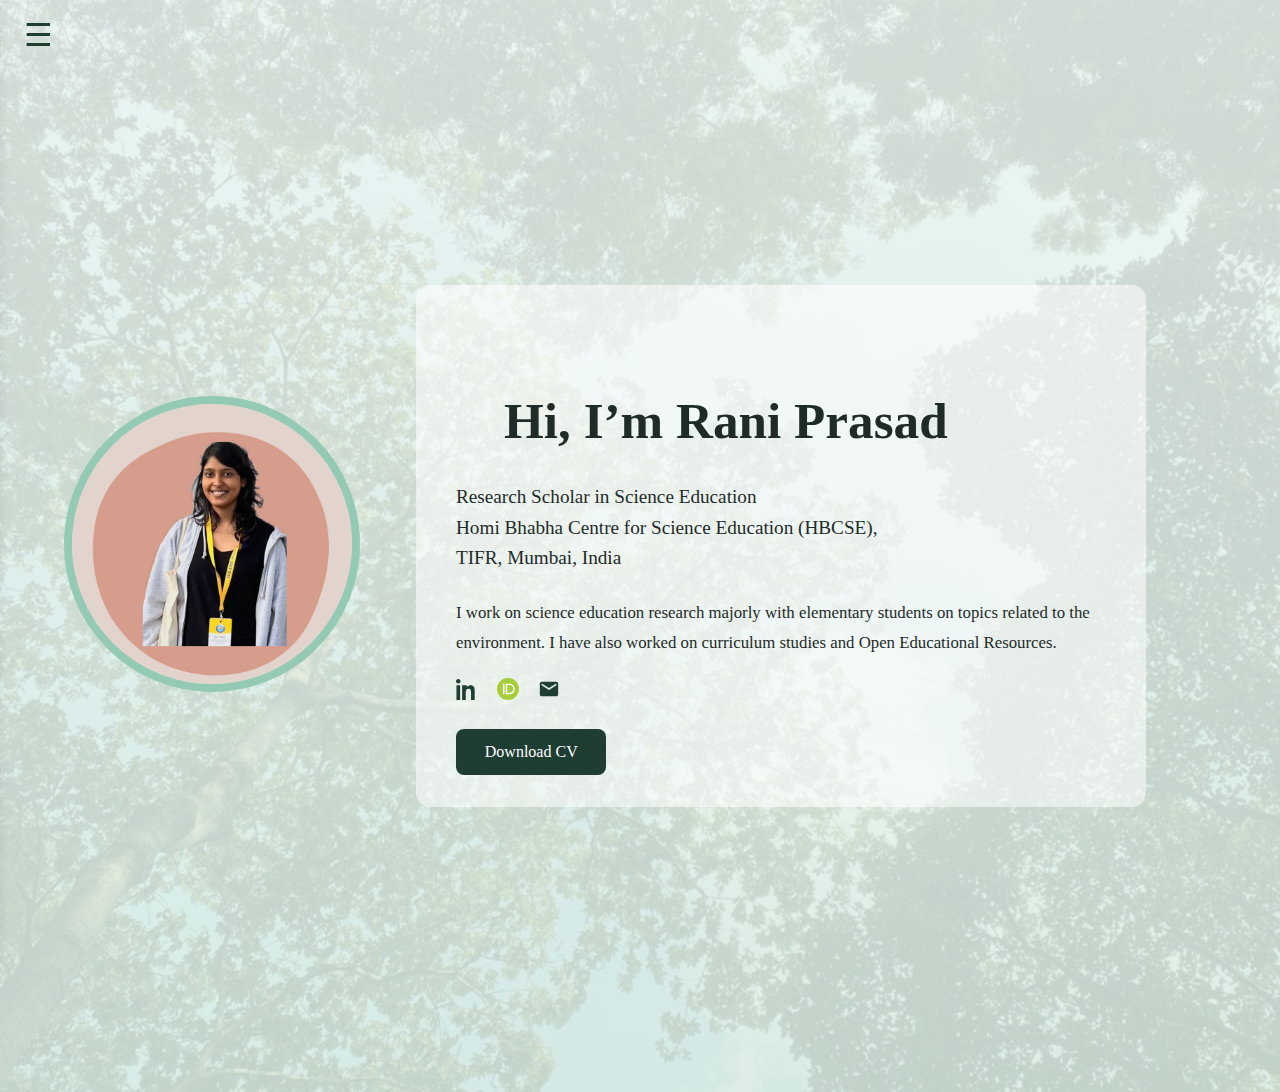
<file: index.html>
<!DOCTYPE html>
<html lang="en">
<head>
  <meta charset="UTF-8">
  <title>Rani Prasad | Science Education Researcher</title>
  <link rel="stylesheet" href="style.css">
</head>
<body>

<!-- Hamburger -->
<div class="hamburger" onclick="toggleMenu()">☰</div>

<!-- Sidebar -->
<nav id="sidebar">
  <a href="index.html">Home</a>
  <a href="pages/about.html">About</a>
  <a href="pages/papers.html">Papers</a>
  <a href="pages/experience.html">Experience</a>
  <a href="pages/projects.html">Projects</a>
  <a href="pages/teaching.html">Teaching</a>
  <a href="pages/artwork.html">Artwork</a>
</nav>

<!-- Main Content -->
<section class="hero">

  <div class="hero-image">
    <img src="assets/profile.jpg" alt="Rani Prasad">
  </div>

  <div class="hero-text">
    <h1>Hi, I’m Rani Prasad</h1>

    <h2>
      Research Scholar in Science Education<br>
      Homi Bhabha Centre for Science Education (HBCSE),<br>
      TIFR, Mumbai, India
    </h2>

    <p>
      I work on science education research majorly with elementary students
      on topics related to the environment. I have also worked on curriculum
      studies and Open Educational Resources.
    </p>

    <!-- Contact Icons -->
<div class="contact-icons">

  <!-- LinkedIn -->
  <a href="https://www.linkedin.com/in/raniprasad" target="_blank" aria-label="LinkedIn">
    <svg viewBox="0 0 24 24" class="icon">
      <path d="M4.98 3.5C4.98 4.88 3.87 6 2.5 6S0 4.88 0 3.5 1.12 1 2.5 1 4.98 2.12 4.98 3.5zM.5 8h4V24h-4V8zm7.5 0h3.8v2.2h.05c.53-1 1.83-2.2 3.77-2.2 4.03 0 4.78 2.65 4.78 6.1V24h-4v-7.9c0-1.9-.03-4.35-2.65-4.35-2.66 0-3.07 2.07-3.07 4.2V24h-4V8z"/>
    </svg>
  </a>

  <!-- ORCID -->
  <a href="https://orcid.org/0009-0006-7094-1967" target="_blank" aria-label="ORCID">
    <svg class="icon" viewBox="0 0 256 256" xmlns="http://www.w3.org/2000/svg">
      <circle cx="128" cy="128" r="128" fill="#A6CE39"/>
      <path d="M86.9 66.4h-18v123.2h18V66.4zm14.7 0v123.2h39.4c42.2 0 65.1-27.4 65.1-61.6 0-34.2-22.9-61.6-65.1-61.6h-39.4zm18 16.4h21.4c31.3 0 47.4 19.3 47.4 45.2 0 25.9-16.1 45.2-47.4 45.2h-21.4V82.8z" fill="#fff"/>
    </svg>
  </a>

  <!-- Email -->
  <a href="mailto:rani@hbcse.tifr.res.in" aria-label="Email">
    <svg viewBox="0 0 24 24" class="icon">
      <path d="M20 4H4c-1.1 0-2 .9-2 2v12c0 1.1.9 2 2 2h16c1.1 0 2-.9 2-2V6c0-1.1-.9-2-2-2zm0 4-8 5-8-5V6l8 5 8-5v2z"/>
    </svg>
  </a>

</div>

    <a class="btn" href="assets/Rani_Prasad_CV.pdf" download>
      Download CV
    </a>
  </div>

</section>

<script src="script.js"></script>
</body>
</html>
</file>
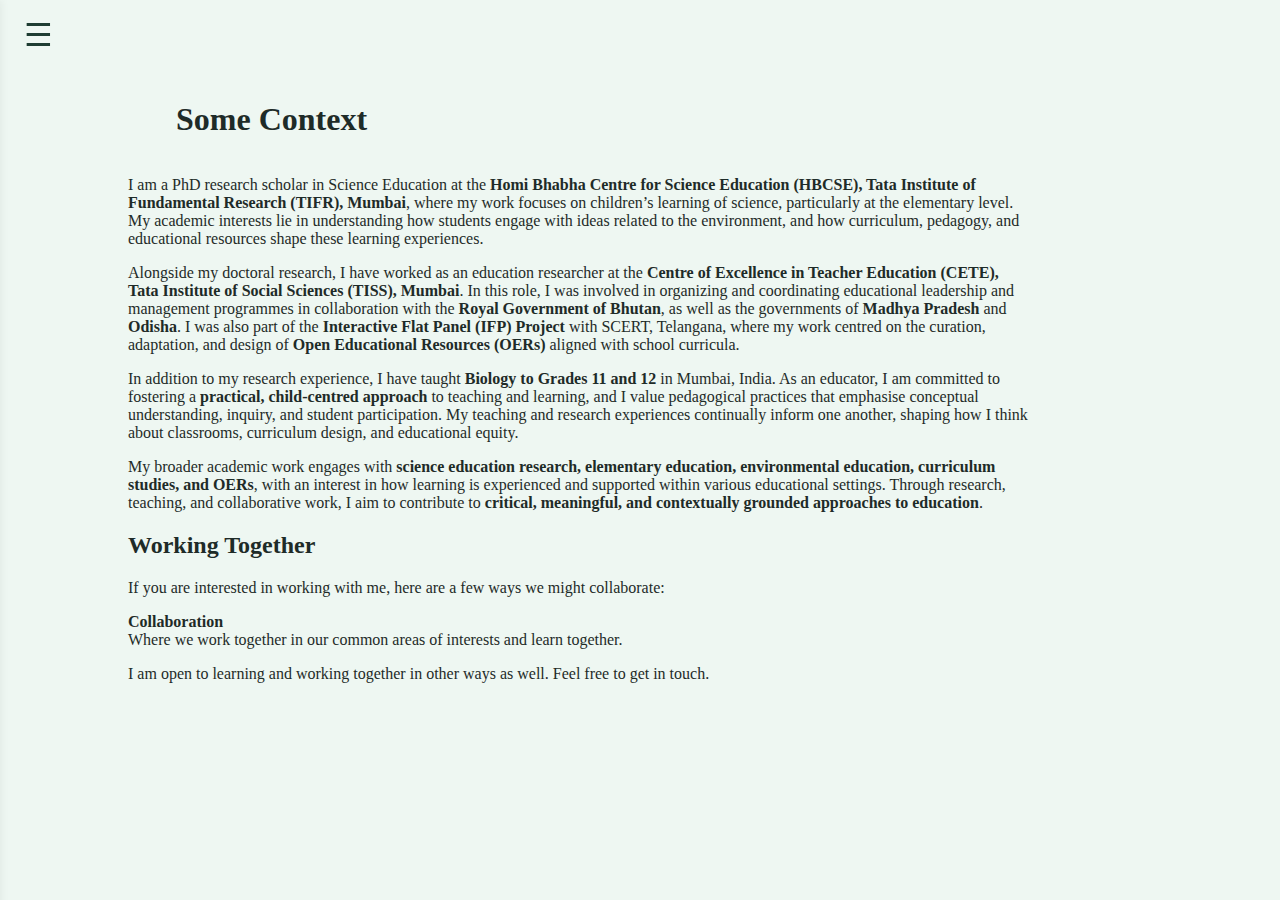
<file: pages/About.html>
<!DOCTYPE html>
<html lang="en">
<head>
  <meta charset="UTF-8">
  <title>Some Context | Rani Prasad</title>
  <link rel="stylesheet" href="../style.css">
</head>

<body>

<!-- Hamburger -->
<div class="hamburger" onclick="toggleMenu()">☰</div>

<!-- Sidebar -->
<nav id="sidebar">
  <a href="../index.html">Home</a>
  <a href="about.html">About</a>
  <a href="papers.html">Papers</a>
  <a href="experience.html">Experience</a>
  <a href="projects.html">Projects</a>
  <a href="teaching.html">Teaching</a>
  <a href="artwork.html">Artwork</a>
</nav>

<!-- Page Content -->
<div class="page-content">

  <h1>Some Context</h1>

  <p>
    I am a PhD research scholar in Science Education at the
    <strong>Homi Bhabha Centre for Science Education (HBCSE), Tata Institute of Fundamental Research (TIFR), Mumbai</strong>,
    where my work focuses on children’s learning of science, particularly at the elementary level.
    My academic interests lie in understanding how students engage with ideas related to the environment,
    and how curriculum, pedagogy, and educational resources shape these learning experiences.
  </p>

  <p>
    Alongside my doctoral research, I have worked as an education researcher at the
    <strong>Centre of Excellence in Teacher Education (CETE), Tata Institute of Social Sciences (TISS), Mumbai</strong>.
    In this role, I was involved in organizing and coordinating educational leadership and management programmes
    in collaboration with the <strong>Royal Government of Bhutan</strong>, as well as the governments of
    <strong>Madhya Pradesh</strong> and <strong>Odisha</strong>.
    I was also part of the <strong>Interactive Flat Panel (IFP) Project</strong> with SCERT, Telangana,
    where my work centred on the curation, adaptation, and design of
    <strong>Open Educational Resources (OERs)</strong> aligned with school curricula.
  </p>

  <p>
    In addition to my research experience, I have taught <strong>Biology to Grades 11 and 12</strong> in Mumbai, India.
    As an educator, I am committed to fostering a <strong>practical, child-centred approach</strong> to teaching and learning,
    and I value pedagogical practices that emphasise conceptual understanding, inquiry,
    and student participation.
    My teaching and research experiences continually inform one another,
    shaping how I think about classrooms, curriculum design, and educational equity.
  </p>

  <p>
    My broader academic work engages with <strong>science education research, elementary education,
    environmental education, curriculum studies, and OERs</strong>,
    with an interest in how learning is experienced and supported within various educational settings.
    Through research, teaching, and collaborative work, I aim to contribute to
    <strong>critical, meaningful, and contextually grounded approaches to education</strong>.
  </p>

  <h2>Working Together</h2>

  <p>
    If you are interested in working with me, here are a few ways we might collaborate:
  </p>

  <p>
    <strong>Collaboration</strong><br>
    Where we work together in our common areas of interests and learn together.
  </p>

  <p>
    I am open to learning and working together in other ways as well.
    Feel free to get in touch.
  </p>

</div>

<!-- Script -->
<script src="../script.js"></script>

</body>
</html>
</file>
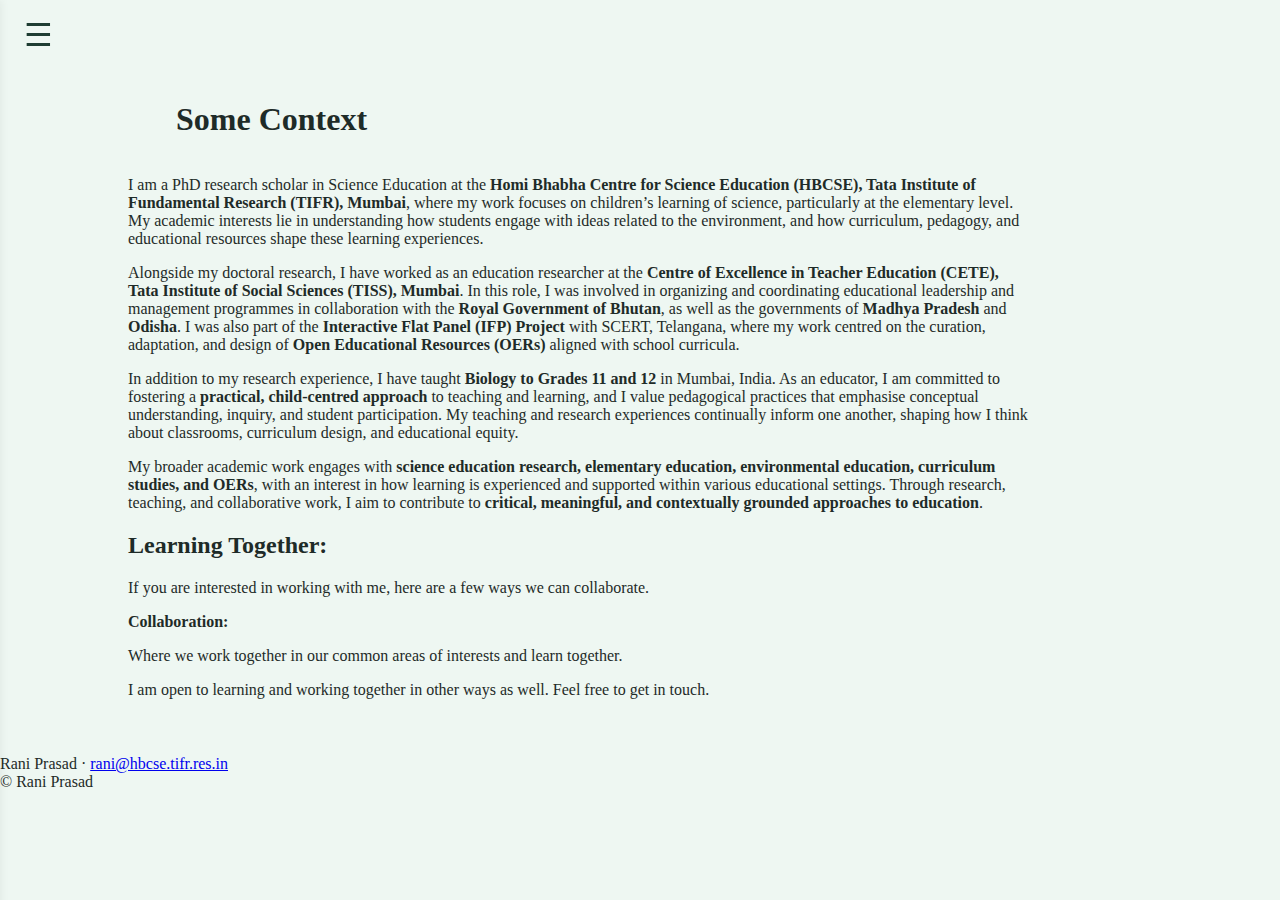
<file: pages/about.html>
<!DOCTYPE html>
<html lang="en">
<head>
  <meta charset="UTF-8">
  <title>Some Context | Rani Prasad</title>
  <link rel="stylesheet" href="../style.css">
</head>

<body>

<!-- Hamburger -->
<div class="hamburger" onclick="toggleMenu()">☰</div>

<!-- Sidebar -->
<nav id="sidebar">
  <a href="../index.html">Home</a>
  <a href="about.html">About</a>
  <a href="papers.html">Papers</a>
  <a href="experience.html">Experience</a>
  <a href="projects.html">Projects</a>
  <a href="teaching.html">Teaching</a>
  <a href="artwork.html">Artwork</a>
</nav>

<!-- Page Content -->
<div class="page-content about-page">

  <h1>Some Context</h1>

  <p>
    I am a PhD research scholar in Science Education at the
    <strong>Homi Bhabha Centre for Science Education (HBCSE), Tata Institute of Fundamental Research (TIFR), Mumbai</strong>,
    where my work focuses on children’s learning of science, particularly at the elementary level.
    My academic interests lie in understanding how students engage with ideas related to the environment,
    and how curriculum, pedagogy, and educational resources shape these learning experiences.
  </p>

  <p>
    Alongside my doctoral research, I have worked as an education researcher at the
    <strong>Centre of Excellence in Teacher Education (CETE), Tata Institute of Social Sciences (TISS), Mumbai</strong>.
    In this role, I was involved in organizing and coordinating educational leadership and management programmes
    in collaboration with the <strong>Royal Government of Bhutan</strong>, as well as the governments of
    <strong>Madhya Pradesh</strong> and <strong>Odisha</strong>.
    I was also part of the <strong>Interactive Flat Panel (IFP) Project</strong> with SCERT, Telangana,
    where my work centred on the curation, adaptation, and design of
    <strong>Open Educational Resources (OERs)</strong> aligned with school curricula.
  </p>

  <p>
    In addition to my research experience, I have taught <strong>Biology to Grades 11 and 12</strong> in Mumbai, India.
    As an educator, I am committed to fostering a <strong>practical, child-centred approach</strong> to teaching and learning,
    and I value pedagogical practices that emphasise conceptual understanding, inquiry,
    and student participation.
    My teaching and research experiences continually inform one another,
    shaping how I think about classrooms, curriculum design, and educational equity.
  </p>

  <p>
    My broader academic work engages with <strong>science education research, elementary education,
    environmental education, curriculum studies, and OERs</strong>,
    with an interest in how learning is experienced and supported within various educational settings.
    Through research, teaching, and collaborative work, I aim to contribute to
    <strong>critical, meaningful, and contextually grounded approaches to education</strong>.
  </p>

  <h2>Learning Together:</h2>

  <p>
    If you are interested in working with me, here are a few ways we can collaborate.
  </p>

  <p>
    <strong>Collaboration:</strong><br>
      <p>

   <p>
    Where we work together in our common areas of interests and learn together.
  </p>

  <p>
    I am open to learning and working together in other ways as well.
    Feel free to get in touch.
  </p>
  
</div>

<!-- Script -->
<script src="../script.js"></script>

<footer class="site-footer">
  <div class="footer-box">
    Rani Prasad ·
    <a href="mailto:rani@hbcse.tifr.res.in">rani@hbcse.tifr.res.in</a>
  </div>
  <div class="footer-copy">
    © Rani Prasad
  </div>
</footer>

<script>
  document.getElementById("year").textContent = new Date().getFullYear();
</script>

</body>
</html>
</file>
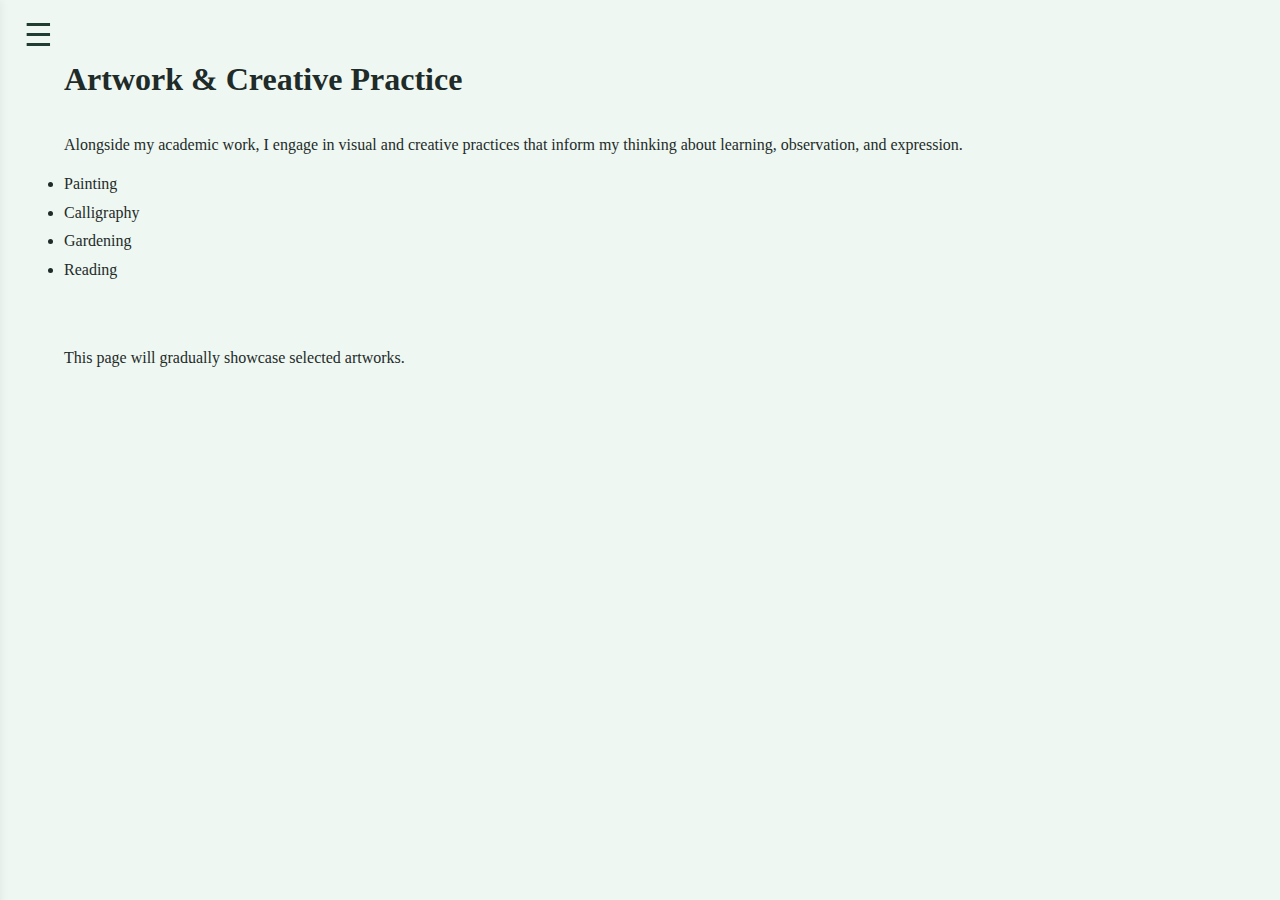
<file: pages/artwork.html>
<!DOCTYPE html>
<html lang="en">
<head>
  <meta charset="UTF-8">
  <title>Artwork | Rani Prasad</title>
  <link rel="stylesheet" href="../style.css">
</head>

<body>

<!-- Hamburger -->
<div class="hamburger" onclick="toggleMenu()">☰</div>

<!-- Sidebar -->
<nav id="sidebar">
  <a href="../index.html">Home</a>
  <a href="pages/about.html">About</a>
  <a href="papers.html">Papers</a>
  <a href="experience.html">Experience</a>
  <a href="projects.html">Projects</a>
  <a href="teaching.html">Teaching</a>
  <a href="artwork.html">Artwork</a>
</nav>

<!-- Page Content -->
<h1>Artwork & Creative Practice</h1>

<p>
Alongside my academic work, I engage in visual and creative practices that
inform my thinking about learning, observation, and expression.
</p>

<ul>
  <li>Painting</li>
  <li>Calligraphy</li>
  <li>Gardening</li>
  <li>Reading</li>
</ul>

<p>
This page will gradually showcase selected artworks.
</p>

<!-- Script -->
<script src="../script.js"></script>

</body>
</html>
</file>
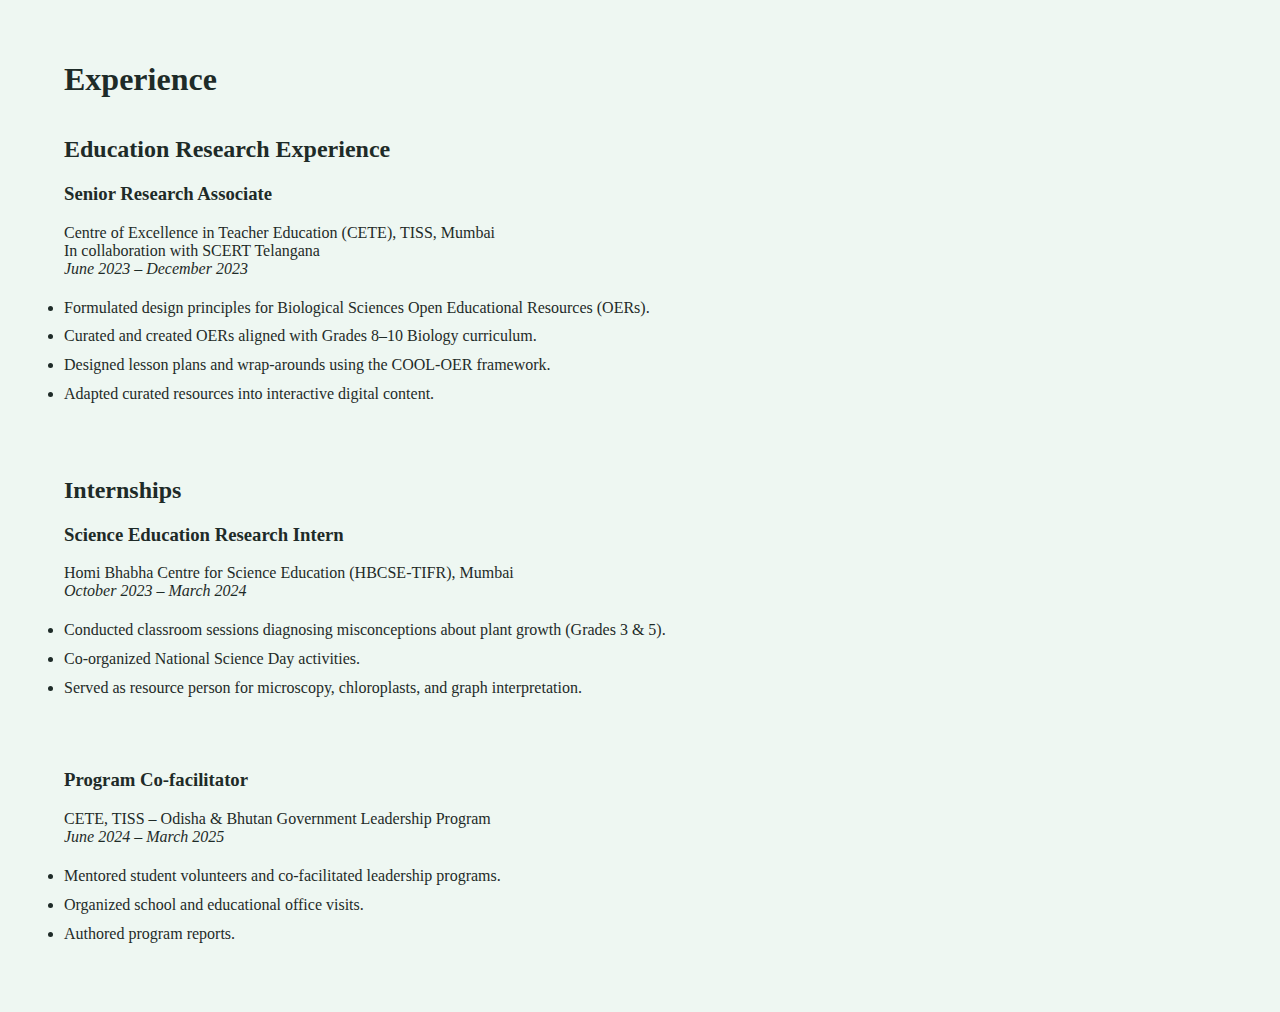
<file: pages/experience.html>
<!DOCTYPE html>
<html lang="en">
<head>
  <meta charset="UTF-8">
  <title>Experience | Rani Prasad</title>
  <link rel="stylesheet" href="../style.css">
</head>

<body>

<h1>Experience</h1>

<h2>Education Research Experience</h2>

<h3>Senior Research Associate</h3>
<p>
Centre of Excellence in Teacher Education (CETE), TISS, Mumbai<br>
In collaboration with SCERT Telangana<br>
<em>June 2023 – December 2023</em>
</p>

<ul>
  <li>Formulated design principles for Biological Sciences Open Educational Resources (OERs).</li>
  <li>Curated and created OERs aligned with Grades 8–10 Biology curriculum.</li>
  <li>Designed lesson plans and wrap-arounds using the COOL-OER framework.</li>
  <li>Adapted curated resources into interactive digital content.</li>
</ul>

<h2>Internships</h2>

<h3>Science Education Research Intern</h3>
<p>
Homi Bhabha Centre for Science Education (HBCSE-TIFR), Mumbai<br>
<em>October 2023 – March 2024</em>
</p>

<ul>
  <li>Conducted classroom sessions diagnosing misconceptions about plant growth (Grades 3 & 5).</li>
  <li>Co-organized National Science Day activities.</li>
  <li>Served as resource person for microscopy, chloroplasts, and graph interpretation.</li>
</ul>

<h3>Program Co-facilitator</h3>
<p>
CETE, TISS – Odisha & Bhutan Government Leadership Program<br>
<em>June 2024 – March 2025</em>
</p>

<ul>
  <li>Mentored student volunteers and co-facilitated leadership programs.</li>
  <li>Organized school and educational office visits.</li>
  <li>Authored program reports.</li>
</ul>

</body>
</html>
</file>
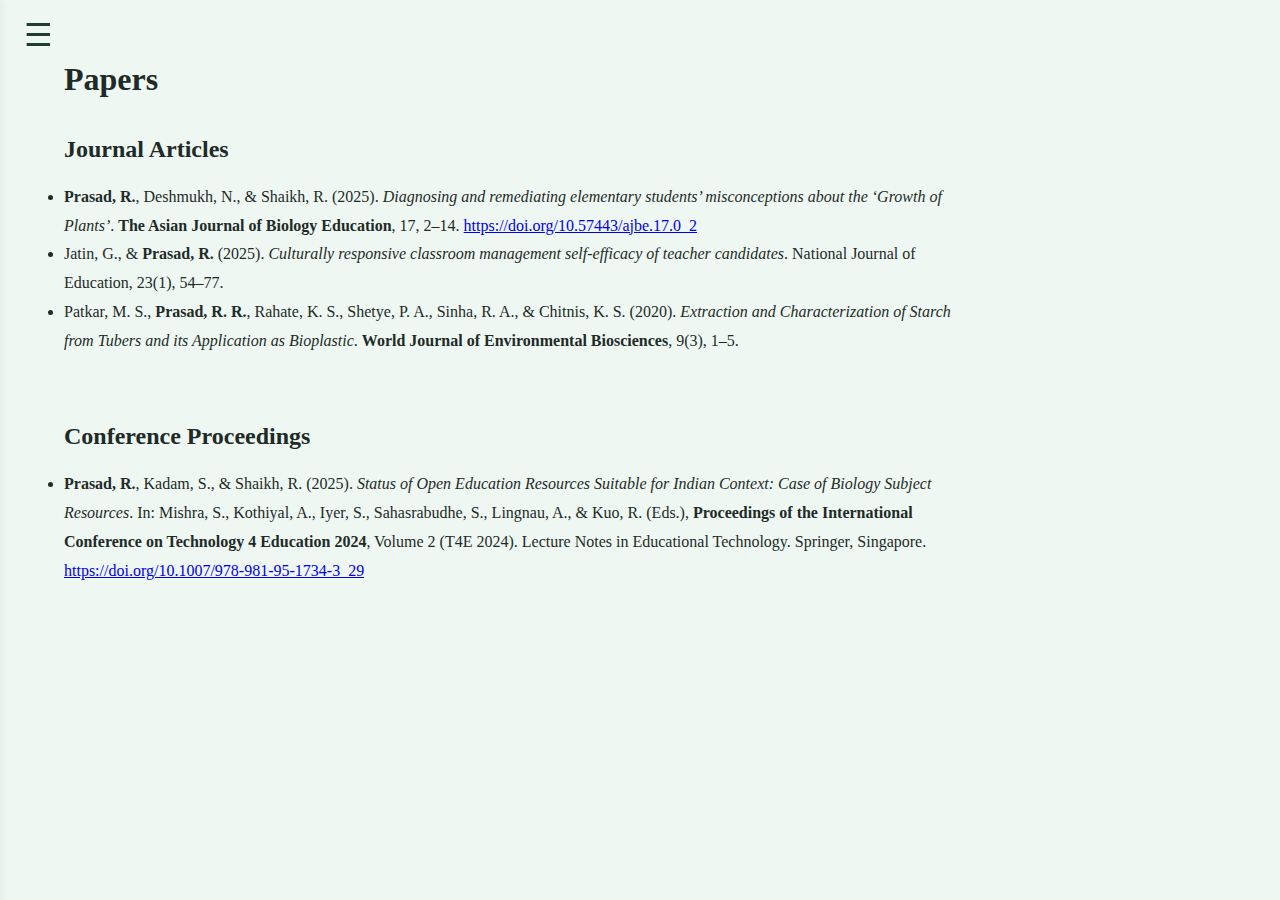
<file: pages/papers.html>
<!DOCTYPE html>
<html lang="en">
<head>
  <meta charset="UTF-8">
  <title>Papers | Rani Prasad</title>
  <link rel="stylesheet" href="../style.css">
</head>

<body>

<!-- Hamburger -->
<div class="hamburger" onclick="toggleMenu()">☰</div>

<!-- Sidebar -->
<nav id="sidebar">
  <a href="../index.html">Home</a>
  <a href="about.html">About</a>
  <a href="papers.html">Papers</a>
  <a href="experience.html">Experience</a>
  <a href="projects.html">Projects</a>
  <a href="teaching.html">Teaching</a>
  <a href="artwork.html">Artwork</a>
</nav>

<!-- Page Content -->
<h1>Papers</h1>

<h2>Journal Articles</h2>

<ul>
  <li>
    <strong>Prasad, R.</strong>, Deshmukh, N., & Shaikh, R. (2025).  
    <em>Diagnosing and remediating elementary students’ misconceptions about the ‘Growth of Plants’</em>.  
    <strong>The Asian Journal of Biology Education</strong>, 17, 2–14.  
    <a href="https://doi.org/10.57443/ajbe.17.0_2" target="_blank">
      https://doi.org/10.57443/ajbe.17.0_2
    </a>
  </li>

  <li>
    Jatin, G., & <strong>Prasad, R.</strong> (2025).  
    <em>Culturally responsive classroom management self-efficacy of teacher candidates</em>.  
    National Journal of Education, 23(1), 54–77.
  </li>

  <li>
    Patkar, M. S., <strong>Prasad, R. R.</strong>, Rahate, K. S., Shetye, P. A.,  
    Sinha, R. A., & Chitnis, K. S. (2020).  
    <em>Extraction and Characterization of Starch from Tubers and its Application as Bioplastic</em>.  
    <strong>World Journal of Environmental Biosciences</strong>, 9(3), 1–5.
  </li>
</ul>

<h2>Conference Proceedings</h2>

<ul>
  <li>
    <strong>Prasad, R.</strong>, Kadam, S., & Shaikh, R. (2025).  
    <em>Status of Open Education Resources Suitable for Indian Context: Case of Biology Subject Resources</em>.  
    In: Mishra, S., Kothiyal, A., Iyer, S., Sahasrabudhe, S., Lingnau, A., & Kuo, R. (Eds.),  
    <strong>Proceedings of the International Conference on Technology 4 Education 2024</strong>,  
    Volume 2 (T4E 2024). Lecture Notes in Educational Technology. Springer, Singapore.  
    <a href="https://doi.org/10.1007/978-981-95-1734-3_29" target="_blank">
      https://doi.org/10.1007/978-981-95-1734-3_29
    </a>
  </li>
</ul>

<!-- Script -->
<script src="../script.js"></script>

</body>
</html>
</file>
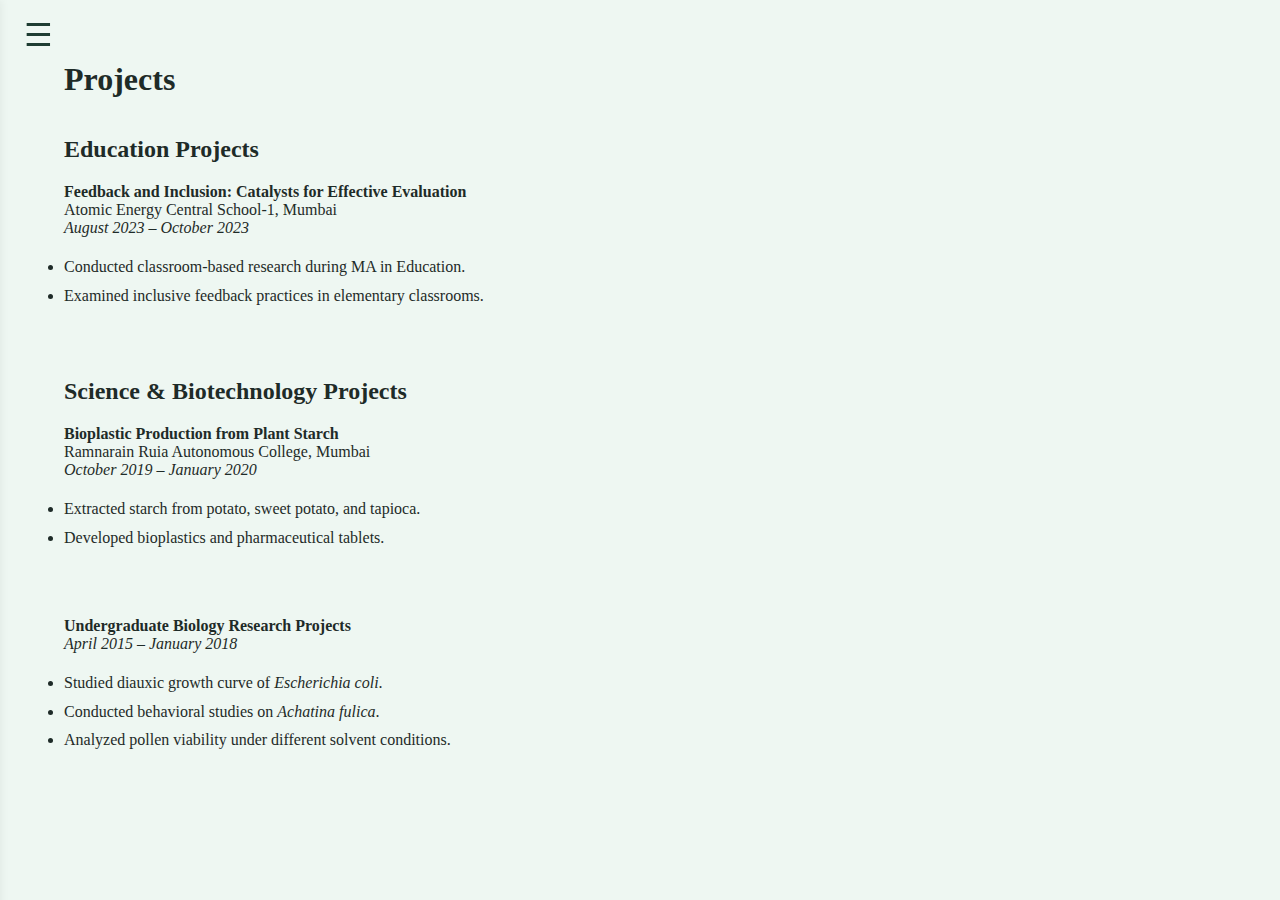
<file: pages/projects.html>
<!DOCTYPE html>
<html lang="en">
<head>
  <meta charset="UTF-8">
  <title>Projects | Rani Prasad</title>
  <link rel="stylesheet" href="../style.css">
</head>

<body>

<!-- Hamburger -->
<div class="hamburger" onclick="toggleMenu()">☰</div>

<!-- Sidebar -->
<nav id="sidebar">
  <a href="../index.html">Home</a>
  <a href="papers.html">Papers</a>
  <a href="experience.html">Experience</a>
  <a href="projects.html">Projects</a>
  <a href="teaching.html">Teaching</a>
  <a href="artwork.html">Artwork</a>
</nav>

<!-- Page Content -->
<h1>Projects</h1>

<h2>Education Projects</h2>

<p>
<strong>Feedback and Inclusion: Catalysts for Effective Evaluation</strong><br>
Atomic Energy Central School-1, Mumbai<br>
<em>August 2023 – October 2023</em>
</p>

<ul>
  <li>Conducted classroom-based research during MA in Education.</li>
  <li>Examined inclusive feedback practices in elementary classrooms.</li>
</ul>

<h2>Science & Biotechnology Projects</h2>

<p>
<strong>Bioplastic Production from Plant Starch</strong><br>
Ramnarain Ruia Autonomous College, Mumbai<br>
<em>October 2019 – January 2020</em>
</p>

<ul>
  <li>Extracted starch from potato, sweet potato, and tapioca.</li>
  <li>Developed bioplastics and pharmaceutical tablets.</li>
</ul>

<p>
<strong>Undergraduate Biology Research Projects</strong><br>
<em>April 2015 – January 2018</em>
</p>

<ul>
  <li>Studied diauxic growth curve of <em>Escherichia coli</em>.</li>
  <li>Conducted behavioral studies on <em>Achatina fulica</em>.</li>
  <li>Analyzed pollen viability under different solvent conditions.</li>
</ul>

<!-- Script -->
<script src="../script.js"></script>

</body>
</html>
</file>
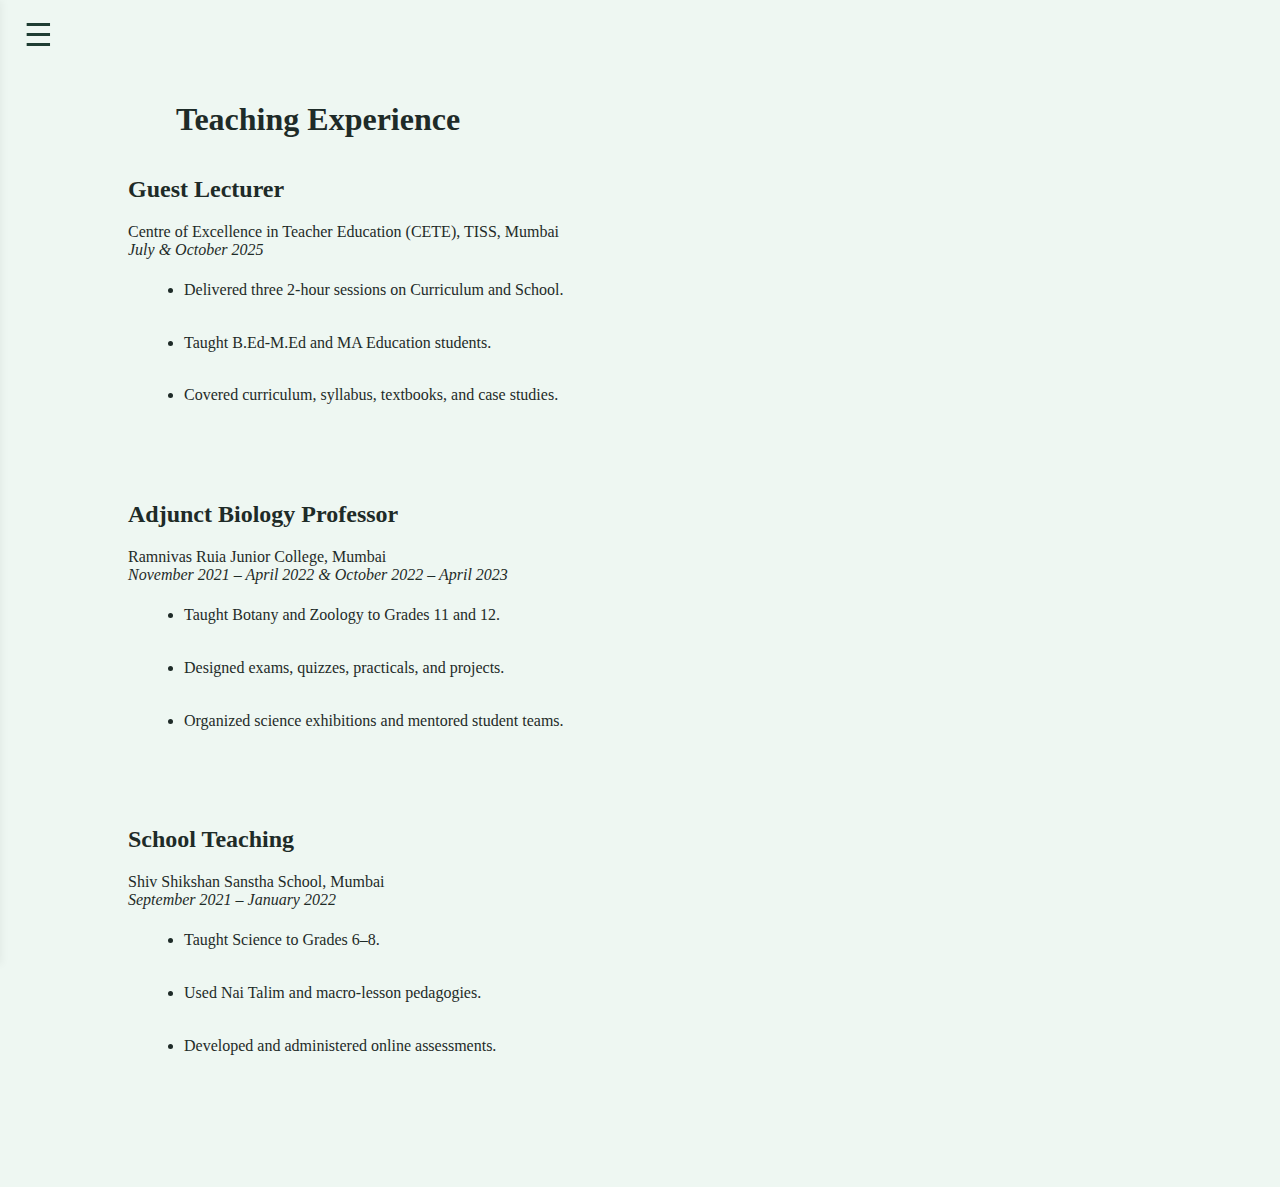
<file: pages/teaching.html>
<!DOCTYPE html>
<html lang="en">
<head>
  <meta charset="UTF-8">
  <title>Teaching | Rani Prasad</title>
  <link rel="stylesheet" href="../style.css">
</head>

<body>

<!-- Hamburger -->
<div class="hamburger" onclick="toggleMenu()">☰</div>

<!-- Sidebar -->
<nav id="sidebar">
  <a href="../index.html">Home</a>
  <a href="about.html">About</a>
  <a href="papers.html">Papers</a>
  <a href="experience.html">Experience</a>
  <a href="projects.html">Projects</a>
  <a href="teaching.html">Teaching</a>
  <a href="artwork.html">Artwork</a>
</nav>

<!-- Page Content (CENTERED) -->
<div class="page-content">

  <h1>Teaching Experience</h1>

  <h2>Guest Lecturer</h2>
  <p>
    Centre of Excellence in Teacher Education (CETE), TISS, Mumbai<br>
    <em>July & October 2025</em>
  </p>

  <ul>
    <li>Delivered three 2-hour sessions on Curriculum and School.</li>
    <li>Taught B.Ed-M.Ed and MA Education students.</li>
    <li>Covered curriculum, syllabus, textbooks, and case studies.</li>
  </ul>

  <h2>Adjunct Biology Professor</h2>
  <p>
    Ramnivas Ruia Junior College, Mumbai<br>
    <em>November 2021 – April 2022 & October 2022 – April 2023</em>
  </p>

  <ul>
    <li>Taught Botany and Zoology to Grades 11 and 12.</li>
    <li>Designed exams, quizzes, practicals, and projects.</li>
    <li>Organized science exhibitions and mentored student teams.</li>
  </ul>

  <h2>School Teaching</h2>
  <p>
    Shiv Shikshan Sanstha School, Mumbai<br>
    <em>September 2021 – January 2022</em>
  </p>

  <ul>
    <li>Taught Science to Grades 6–8.</li>
    <li>Used Nai Talim and macro-lesson pedagogies.</li>
    <li>Developed and administered online assessments.</li>
  </ul>

</div>

<!-- Script -->
<script src="../script.js"></script>

</body>
</html>
</file>
<file: style.css>
/* ===== Pastel Green Theme ===== */

:root {
  --bg-main: #eef7f2;
  --bg-secondary: #dbeee4;
  --bg-sidebar: #cfe7dc;
  --bg-hover: #b9dccc;
  --text-main: #1e2b28;
  --accent-dark: #1f3d33;
  --accent-soft: #94c9b3;
}

/* ===== Base ===== */
body {
  margin: 0;
  font-family: Georgia, serif;
  background-color: var(--bg-main);
  color: var(--text-main);
}

/* ===== Hamburger ===== */
.hamburger {
  font-size: 2rem;
  padding: 1rem 1.5rem;
  cursor: pointer;
  position: fixed;
  top: 0;
  left: 0;
  z-index: 1000;
  color: var(--accent-dark);
}

/* ===== Sidebar ===== */
#sidebar {
  position: fixed;
  top: 0;
  left: -240px;
  width: 240px;
  height: 100%;
  background-color: var(--bg-sidebar);
  padding-top: 4rem;
  transition: 0.3s ease;
  box-shadow: 2px 0 8px rgba(0,0,0,0.05);
  z-index: 999;
}

#sidebar.open {
  left: 0;
}

#sidebar a {
  display: block;
  padding: 1rem 1.8rem;
  text-decoration: none;
  color: var(--text-main);
  font-weight: bold;
}

#sidebar a:hover {
  background-color: var(--bg-hover);
}

/* ===== Hero Section (Homepage) ===== */
.hero {
  display: flex;
  align-items: center;
  gap: 3.5rem;
  padding: 6rem 4rem;
  min-height: 100vh;

  background:
    linear-gradient(
      rgba(238, 247, 242, 0.88),
      rgba(219, 238, 228, 0.88)
    ),
    url("assets/bio-bg.jpg");

  background-size: cover;
  background-position: center;
  background-repeat: no-repeat;
}

/* ===== Profile Image ===== */
.hero-image img {
  width: 280px;
  height: 280px;
  border-radius: 50%;
  object-fit: cover;
  background-color: var(--bg-secondary);
  border: 8px solid var(--accent-soft);
}

/* ===== Hero Text ===== */
.hero-text {
  background: rgba(255, 255, 255, 0.55);
  padding: 2rem 2.5rem;
  border-radius: 14px;
}

.hero-text h1 {
  font-size: 3.2rem;
  margin-bottom: 0.6rem;
}

.hero-text h2 {
  font-size: 1.2rem;
  font-weight: normal;
  line-height: 1.6;
  margin-bottom: 1.5rem;
}

.hero-text p {
  max-width: 650px;
  line-height: 1.8;
  font-size: 1.05rem;
}

/* ===== Contact Icons (FIXED SIZE) ===== */
.contact-icons {
  margin-top: 1.2rem;
  display: flex;
  gap: 1.2rem;
  align-items: center;
  font-size: 0; /* prevents SVG inheriting large text size */
}

.contact-icons a {
  display: inline-flex;
  font-size: 16px;
}

.icon {
  width: 22px;
  height: 22px;
  min-width: 22px;
  min-height: 22px;
  fill: var(--accent-dark);
  display: block;
  transition: transform 0.2s ease, opacity 0.2s ease;
}

.contact-icons a:hover .icon {
  transform: scale(1.1);
  opacity: 0.8;
}

/* ===== Download CV Button ===== */
.btn {
  display: inline-block;
  background-color: var(--accent-dark);
  color: white;
  padding: 0.9rem 1.8rem;
  border-radius: 8px;
  text-decoration: none;
  margin-top: 1.8rem;
  font-size: 1rem;
}

.btn:hover {
  background-color: #163028;
}

/* ===== Inner Pages ===== */
h1 {
  padding: 2.5rem 3rem 1rem;
}

ul {
  padding: 0 3.5rem 3rem;
  line-height: 1.8;
}

/* Inner page spacing */
body > h1,
body > h2,
body > h3,
body > p,
body > ul {
  padding-left: 4rem;
  padding-right: 4rem;
  max-width: 900px;
}

/* =====================================================
   INNER PAGE LAYOUT FIX (DESKTOP)
   ===================================================== */

.page-content {
  margin-left: 5rem;          /* space from left edge / hamburger */
  padding: 2.5rem 3rem;
  max-width: 900px;
}

/* Improve readability of long references */
.page-content ul li {
  margin-bottom: 1.4rem;
  line-height: 1.9;
}

/* Prevent long DOI links from breaking layout */
.page-content a {
  word-break: break-word;
}

/* =====================================================
   MOBILE RESPONSIVE STYLES
   ===================================================== */

@media (max-width: 768px) {

  /* Hamburger stays visible */
  .hamburger {
    font-size: 1.8rem;
    padding: 1rem;
  }

  /* Sidebar covers screen on mobile */
  #sidebar {
    width: 100%;
    left: -100%;
  }

  #sidebar.open {
    left: 0;
  }

  #sidebar a {
    font-size: 1.1rem;
    padding: 1.2rem 2rem;
  }

  /* Hero section stacks vertically */
  .hero {
    flex-direction: column;
    padding: 5rem 1.5rem 3rem;
    text-align: center;
  }

  .hero-image img {
    width: 200px;
    height: 200px;
  }

  .hero-text {
    padding: 1.8rem;
  }

  .hero-text h1 {
    font-size: 2.3rem;
  }

  .hero-text h2 {
    font-size: 1.05rem;
  }

  .hero-text p {
    font-size: 1rem;
  }

  /* Contact icons centered */
  .contact-icons {
    justify-content: center;
  }

  /* Inner pages full width on mobile */
  .page-content {
    margin-left: 0;
    padding: 2rem 1.5rem;
  }

  h1 {
    padding-left: 1.5rem;
    padding-right: 1.5rem;
  }

  h2, h3, p, ul {
    padding-left: 0;
    padding-right: 0;
  }
}

/* =====================================================
   VERY SMALL DEVICES (PHONES)
   ===================================================== */

@media (max-width: 480px) {

  .hero-text h1 {
    font-size: 2rem;
  }

  .hero-image img {
    width: 180px;
    height: 180px;
  }

  .btn {
    padding: 0.8rem 1.4rem;
    font-size: 0.95rem;
  }
}
/* ================================
   MOBILE HAMBURGER FIX
   ================================ */

@media (max-width: 768px) {
  .hamburger {
    font-size: 2.4rem;        /* bigger icon */
    padding: 1.2rem 1.4rem;  /* larger tap area */
    background: rgba(255, 255, 255, 0.6);
    border-radius: 10px;
    margin: 0.5rem;
  }
}

/* Extra safety for very small phones */
@media (max-width: 480px) {
  .hamburger {
    font-size: 2.6rem;
    padding: 1.3rem 1.5rem;
  }
}
/* ================================
   HAMBURGER FADE EFFECT
   ================================ */

.hamburger {
  transition: opacity 0.3s ease, background 0.3s ease;
}

/* Faded state */
.hamburger.fade {
  opacity: 0.45;
}

/* Keep visible when sidebar is open */
#sidebar.open + .hamburger,
.hamburger.active {
  opacity: 1;
}
</file>
